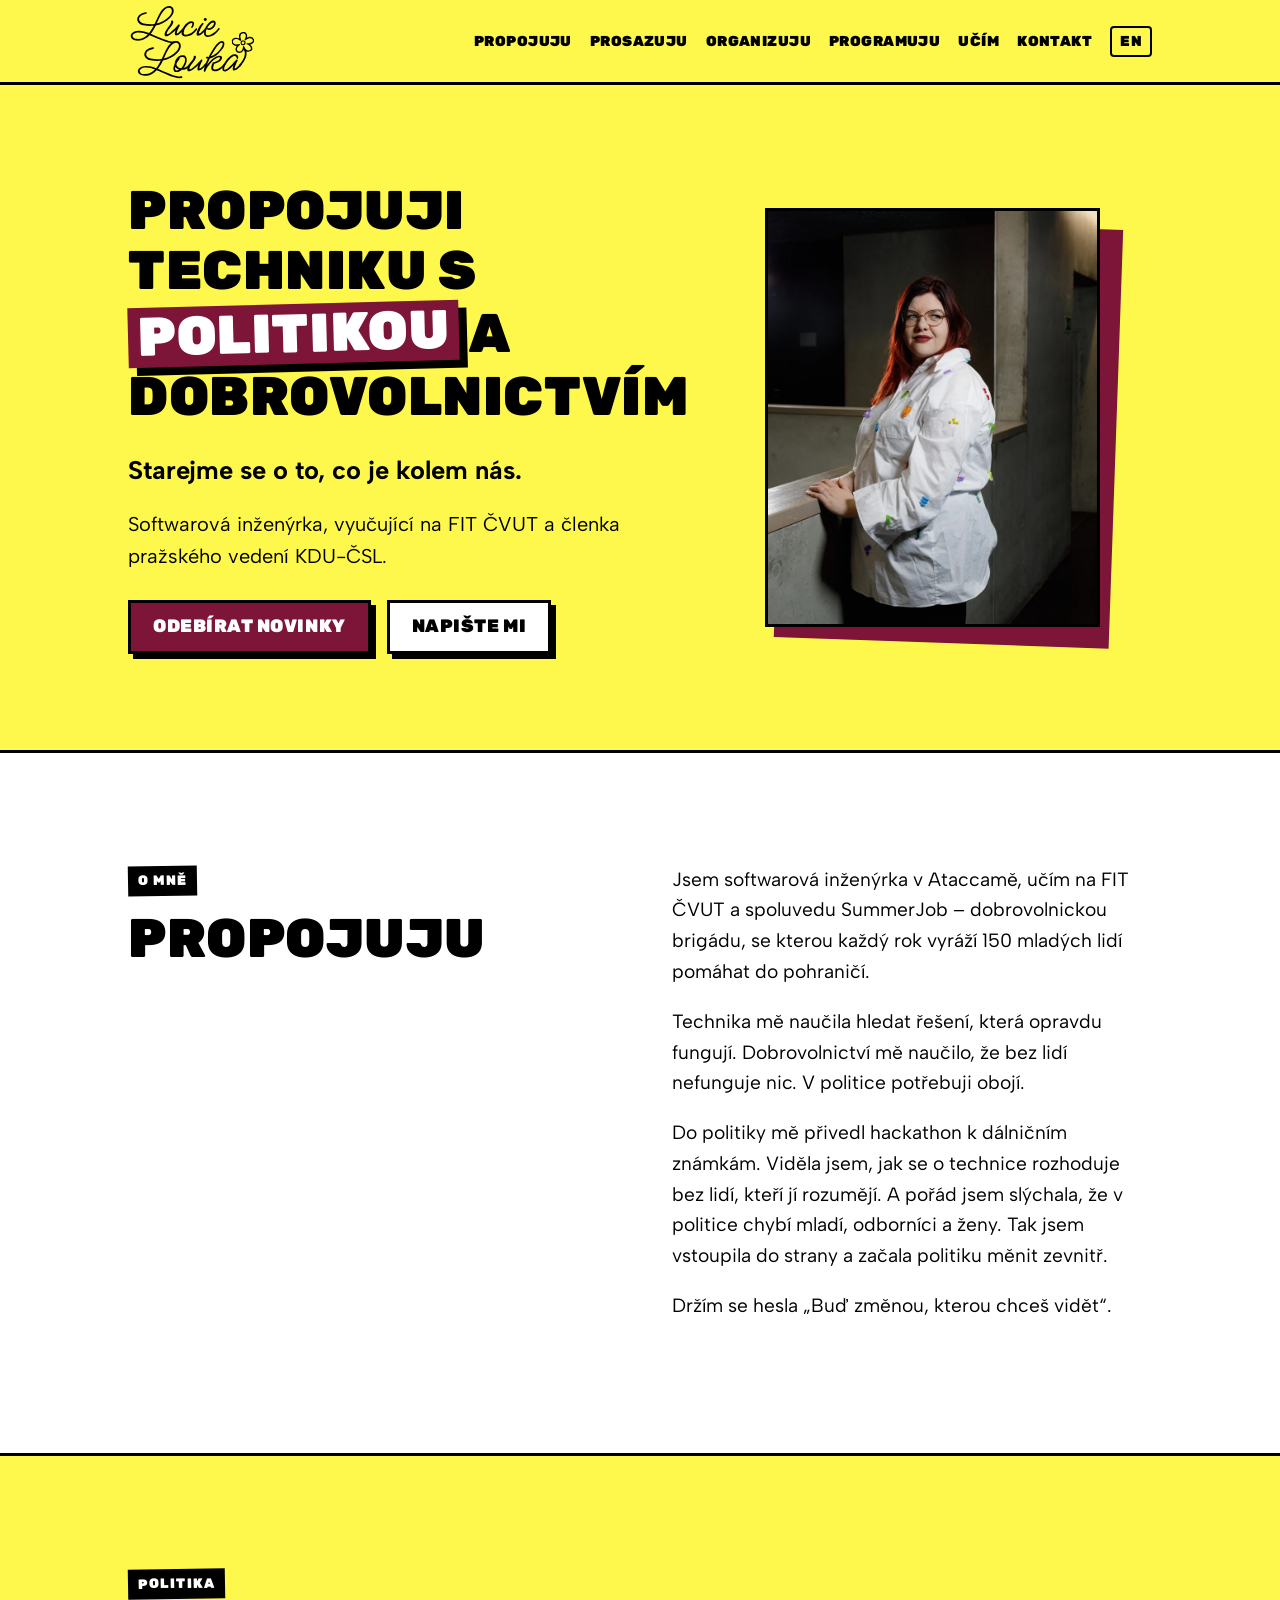
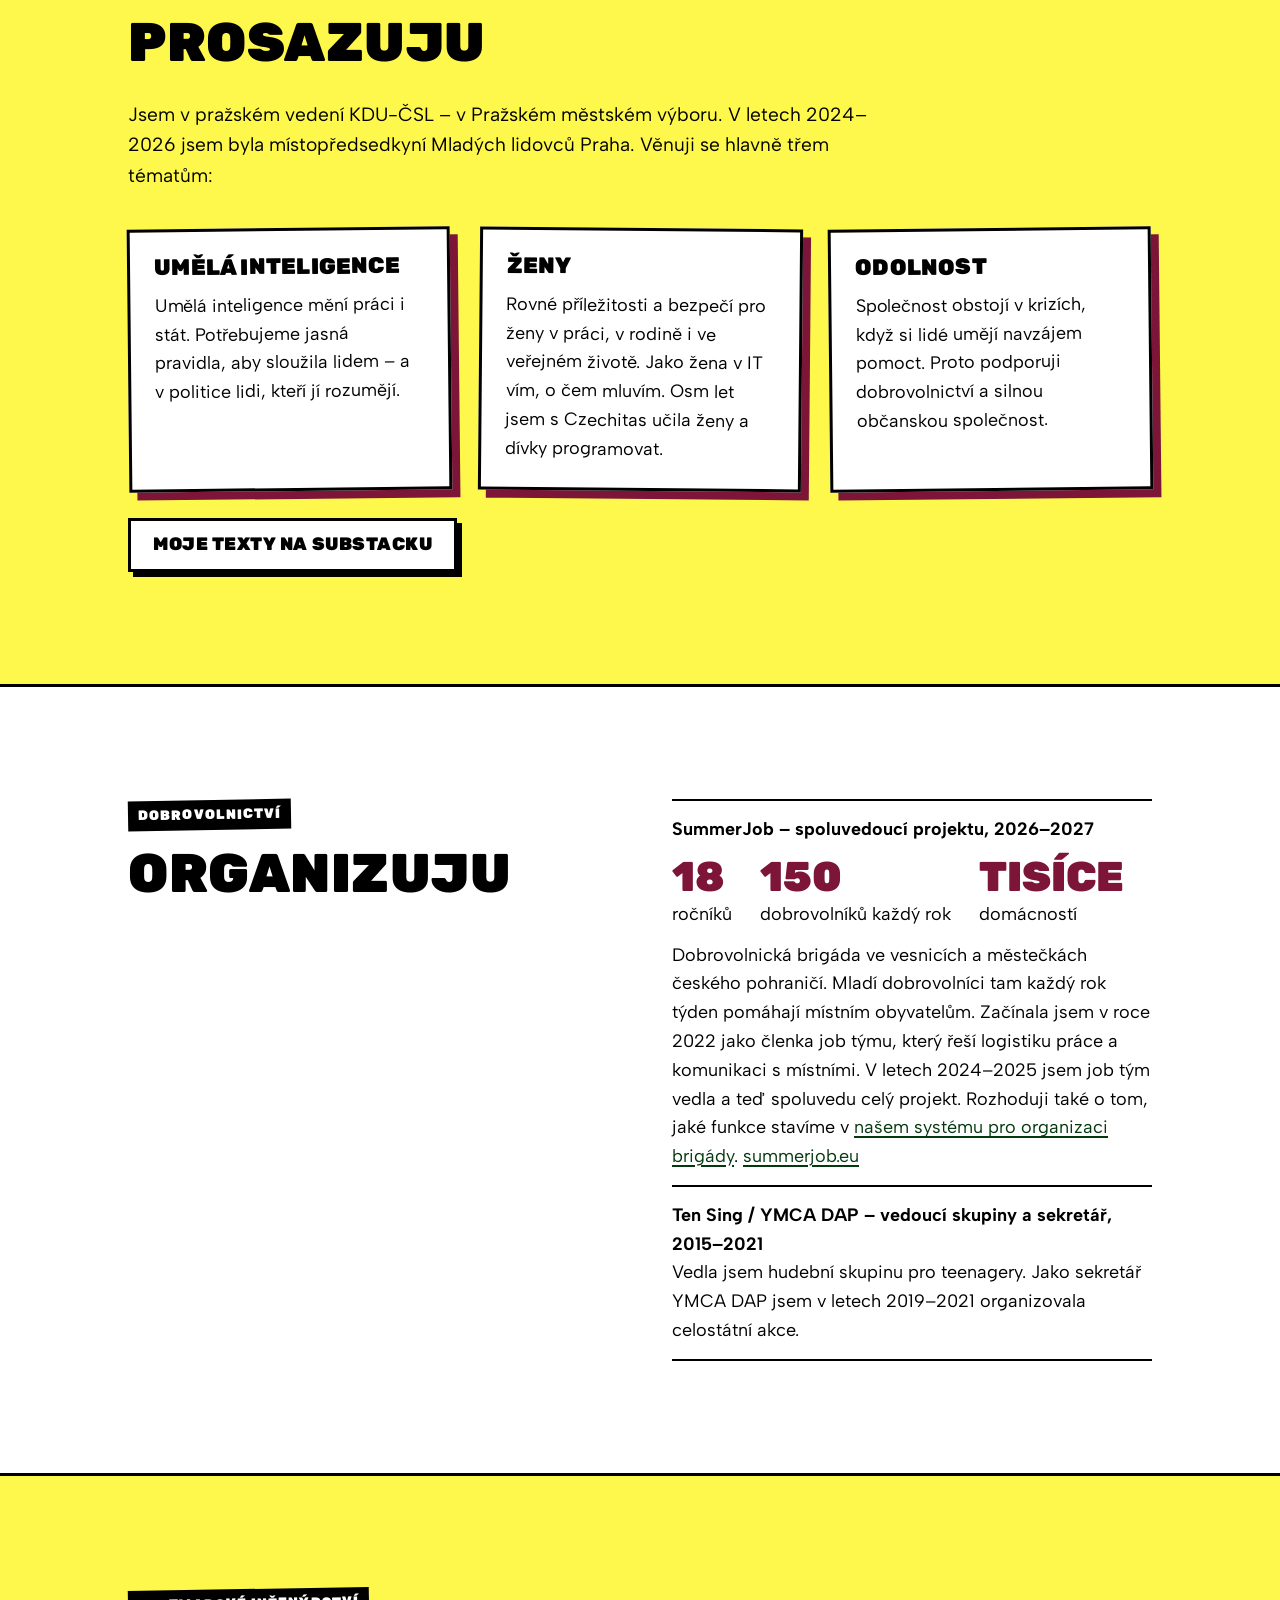
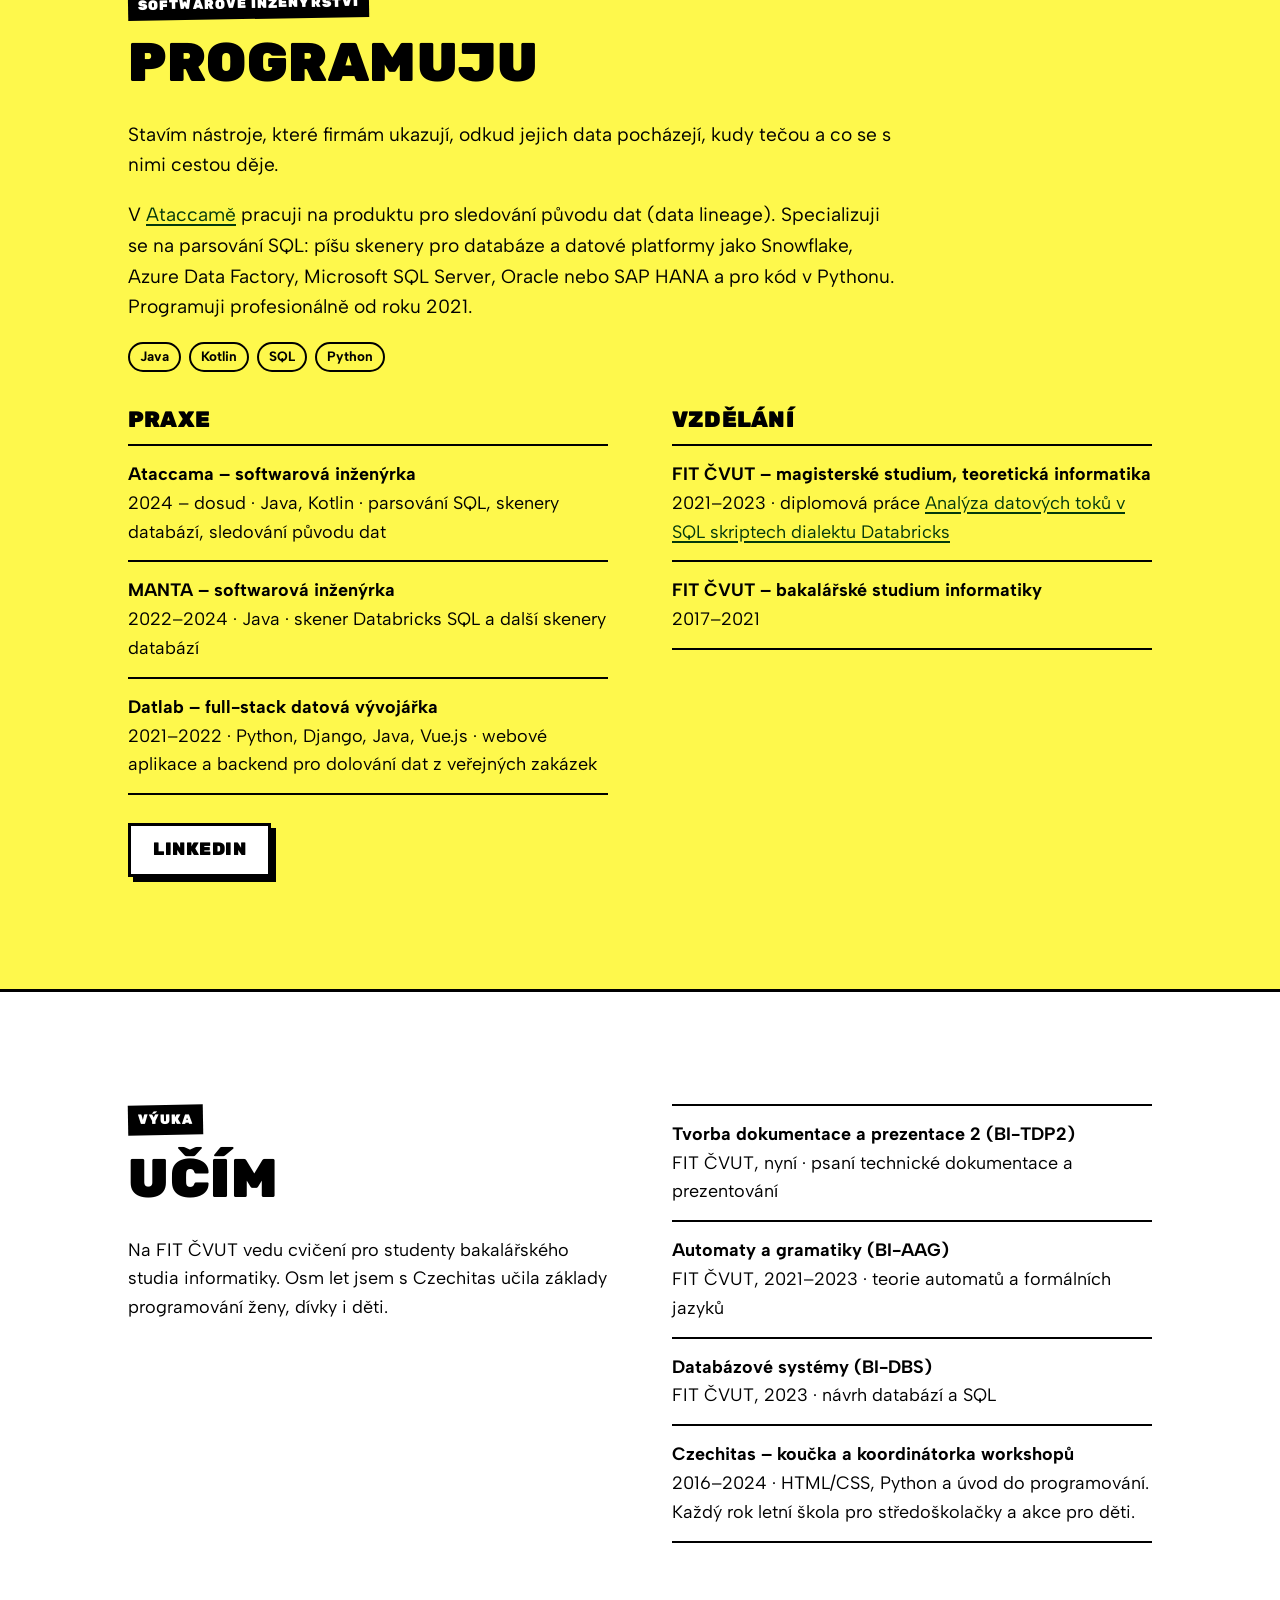
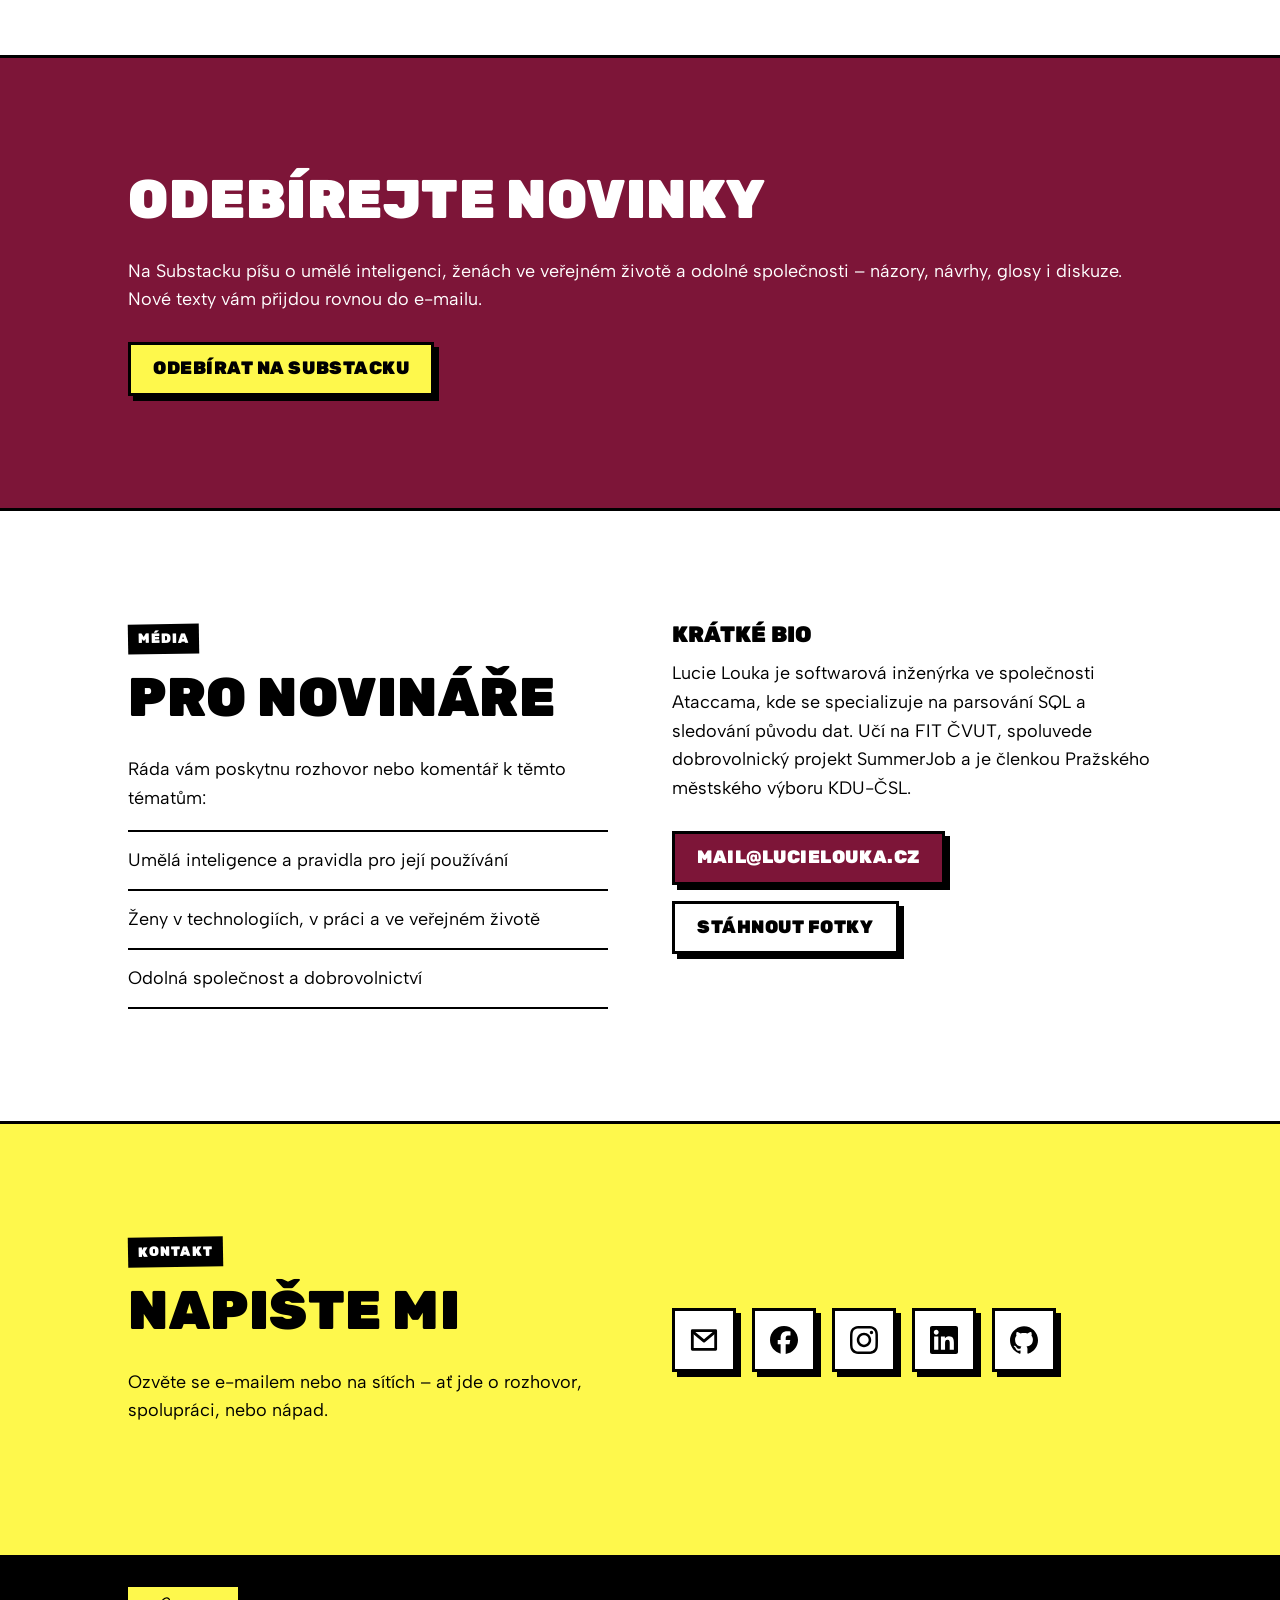
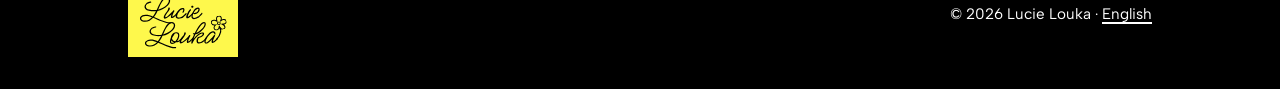
<file: index.html>
<!doctype html>
<html lang="cs">
<head>
  <meta charset="utf-8">
  <meta name="viewport" content="width=device-width, initial-scale=1">
  <title>Lucie Louka</title>
  <meta name="description" content="Lucie Louka – propojuji techniku s politikou a dobrovolnictvím. Softwarová inženýrka, cvičící na FIT ČVUT, spoluvede projekt SummerJob a je členkou pražského vedení KDU-ČSL.">
  <link rel="canonical" href="https://lucielouka.cz/">
  <meta property="og:url" content="https://lucielouka.cz/">
  <meta property="og:title" content="Lucie Louka">
  <meta property="og:description" content="Starejme se o to, co je kolem nás.">
  <meta property="og:type" content="website">
  <meta name="theme-color" content="#fef84c">
  <link rel="icon" href="assets/favicon.svg" type="image/svg+xml">
  <link rel="alternate" hreflang="cs" href="https://lucielouka.cz/">
  <link rel="alternate" hreflang="en" href="https://lucielouka.cz/en/">
  <link rel="preconnect" href="https://fonts.googleapis.com">
  <link rel="preconnect" href="https://fonts.gstatic.com" crossorigin>
  <link href="https://fonts.googleapis.com/css2?family=Albert+Sans:wght@400;700&family=Rubik:wght@900&display=swap" rel="stylesheet">
  <link rel="stylesheet" href="css/style.css">
</head>
<body>
  <a class="skip" href="#obsah">Přeskočit na obsah</a>

  <header class="site-header">
    <div class="wrap">
      <a class="brand" href="#" aria-label="Lucie Louka – úvod"><img src="assets/logo.svg" alt="Lucie Louka"></a>
      <nav class="nav" aria-label="Hlavní navigace">
        <a href="#propojuju">Propojuju</a>
        <a href="#prosazuju">Prosazuju</a>
        <a href="#organizuju">Organizuju</a>
        <a href="#programuju">Programuju</a>
        <a href="#ucim">Učím</a>
        <a href="#kontakt">Kontakt</a>
        <a class="lang" href="en/" hreflang="en" lang="en">EN</a>
      </nav>
    </div>
  </header>

  <main id="obsah">
    <!-- HERO -->
    <section class="hero" aria-labelledby="hero-title">
      <div class="wrap">
        <div>
          <h1 id="hero-title">Propojuji techniku s <span class="mark">politikou</span> a dobrovolnictvím</h1>
          <p class="sub">Starejme se o to, co je kolem nás.</p>
          <p class="lead">Softwarová inženýrka, vyučující na FIT ČVUT a členka pražského vedení KDU-ČSL.</p>
          <div class="actions">
            <a class="btn" href="#novinky">Odebírat novinky</a>
            <a class="btn alt" href="#kontakt">Napište mi</a>
          </div>
        </div>
        <div class="portrait">
          <img src="assets/lucie.webp" alt="Lucie Louka" width="800" height="1000">
        </div>
      </div>
    </section>

    <!-- PROPOJUJU -->
    <section id="propojuju" class="on-white" aria-labelledby="propojuju-title">
      <div class="wrap two-col">
        <div>
          <span class="kicker">O mně</span>
          <h2 id="propojuju-title">Propojuju</h2>
        </div>
        <div class="intro">
          <p>Jsem softwarová inženýrka v Ataccamě, učím na FIT ČVUT a spoluvedu SummerJob – dobrovolnickou brigádu, se kterou každý rok vyráží 150 mladých lidí pomáhat do pohraničí.</p>
          <p>Technika mě naučila hledat řešení, která opravdu fungují. Dobrovolnictví mě naučilo, že bez lidí nefunguje nic. V politice potřebuji obojí.</p>
          <p>Do politiky mě přivedl hackathon k dálničním známkám. Viděla jsem, jak se o technice rozhoduje bez lidí, kteří jí rozumějí. A pořád jsem slýchala, že v politice chybí mladí, odborníci a ženy. Tak jsem vstoupila do strany a začala politiku měnit zevnitř.</p>
          <p>Držím se hesla „Buď změnou, kterou chceš vidět“.</p>
        </div>
      </div>
    </section>

    <!-- PROSAZUJU -->
    <section id="prosazuju" class="on-yellow" aria-labelledby="prosazuju-title">
      <div class="wrap">
        <span class="kicker">Politika</span>
        <h2 id="prosazuju-title">Prosazuju</h2>
        <p class="intro">Jsem v pražském vedení KDU-ČSL – v Pražském městském výboru. V letech 2024–2026 jsem byla místopředsedkyní Mladých lidovců Praha. Věnuji se hlavně třem tématům:</p>

        <div class="cards">
          <article class="card">
            <h3>Umělá inteligence</h3>
            <p>Umělá inteligence mění práci i stát. Potřebujeme jasná pravidla, aby sloužila lidem – a v politice lidi, kteří jí rozumějí.</p>
          </article>
          <article class="card">
            <h3>Ženy</h3>
            <p>Rovné příležitosti a bezpečí pro ženy v práci, v rodině i ve veřejném životě. Jako žena v IT vím, o čem mluvím. Osm let jsem s Czechitas učila ženy a dívky programovat.</p>
          </article>
          <article class="card">
            <h3>Odolnost</h3>
            <p>Společnost obstojí v krizích, když si lidé umějí navzájem pomoct. Proto podporuji dobrovolnictví a silnou občanskou společnost.</p>
          </article>
        </div>

        <div class="actions">
          <a class="btn alt" href="https://substack.com/@lucielouka">Moje texty na Substacku</a>
        </div>
      </div>
    </section>

    <!-- ORGANIZUJU -->
    <section id="organizuju" class="on-white" aria-labelledby="organizuju-title">
      <div class="wrap two-col">
        <div>
          <span class="kicker">Dobrovolnictví</span>
          <h2 id="organizuju-title">Organizuju</h2>
        </div>
        <ul class="list-plain">
          <li>
            <strong>SummerJob – spoluvedoucí projektu, 2026–2027</strong>
            <span class="stats">
              <span><b>18</b> ročníků</span>
              <span><b>150</b> dobrovolníků každý rok</span>
              <span><b>tisíce</b> domácností</span>
            </span>
            Dobrovolnická brigáda ve vesnicích a městečkách českého pohraničí. Mladí dobrovolníci tam každý rok týden pomáhají místním obyvatelům. Začínala jsem v roce 2022 jako členka job týmu, který řeší logistiku práce a komunikaci s místními. V letech 2024–2025 jsem job tým vedla a teď spoluvedu celý projekt. Rozhoduji také o tom, jaké funkce stavíme v <a href="https://github.com/ladal1/summerjob">našem systému pro organizaci brigády</a>.
            <a href="https://summerjob.eu">summerjob.eu</a>
          </li>
          <li>
            <strong>Ten Sing / YMCA DAP – vedoucí skupiny a sekretář, 2015–2021</strong>
            Vedla jsem hudební skupinu pro teenagery. Jako sekretář YMCA DAP jsem v letech 2019–2021 organizovala celostátní akce.
          </li>
        </ul>
      </div>
    </section>

    <!-- PROGRAMUJU -->
    <section id="programuju" class="on-yellow" aria-labelledby="programuju-title">
      <div class="wrap">
        <span class="kicker">Softwarové inženýrství</span>
        <h2 id="programuju-title">Programuju</h2>
        <div class="intro">
          <p>Stavím nástroje, které firmám ukazují, odkud jejich data pocházejí, kudy tečou a co se s nimi cestou děje.</p>
          <p>V <a href="https://www.ataccama.com">Ataccamě</a> pracuji na produktu pro sledování původu dat (data lineage). Specializuji se na parsování SQL: píšu skenery pro databáze a datové platformy jako Snowflake, Azure Data Factory, Microsoft SQL Server, Oracle nebo SAP HANA a pro kód v Pythonu. Programuji profesionálně od roku 2021.</p>
        </div>

        <ul class="tags" aria-label="Technologie">
          <li>Java</li><li>Kotlin</li><li>SQL</li><li>Python</li>
        </ul>

        <div class="two-col" style="margin-top: 36px">
          <div>
            <h3>Praxe</h3>
            <ul class="list-plain">
              <li><strong>Ataccama – softwarová inženýrka</strong> 2024 – dosud · Java, Kotlin · parsování SQL, skenery databází, sledování původu dat</li>
              <li><strong>MANTA – softwarová inženýrka</strong> 2022–2024 · Java · skener Databricks SQL a další skenery databází</li>
              <li><strong>Datlab – full-stack datová vývojářka</strong> 2021–2022 · Python, Django, Java, Vue.js · webové aplikace a backend pro dolování dat z veřejných zakázek</li>
            </ul>
          </div>
          <div>
            <h3>Vzdělání</h3>
            <ul class="list-plain">
              <li><strong>FIT ČVUT – magisterské studium, teoretická informatika</strong> 2021–2023 · diplomová práce <a href="https://dspace.cvut.cz/entities/publication/f980c338-d063-4424-8b70-73156ff9e29b">Analýza datových toků v SQL skriptech dialektu Databricks</a></li>
              <li><strong>FIT ČVUT – bakalářské studium informatiky</strong> 2017–2021</li>
            </ul>
          </div>
        </div>

        <div class="actions">
          <a class="btn alt" href="https://www.linkedin.com/in/lucieaprochazkova/">LinkedIn</a>
        </div>
      </div>
    </section>

    <!-- UČÍM -->
    <section id="ucim" class="on-white" aria-labelledby="ucim-title">
      <div class="wrap two-col">
        <div>
          <span class="kicker">Výuka</span>
          <h2 id="ucim-title">Učím</h2>
          <p>Na FIT ČVUT vedu cvičení pro studenty bakalářského studia informatiky. Osm let jsem s Czechitas učila základy programování ženy, dívky i děti.</p>
        </div>
        <ul class="list-plain">
          <li><strong>Tvorba dokumentace a prezentace 2 (BI-TDP2)</strong> FIT ČVUT, nyní · psaní technické dokumentace a prezentování</li>
          <li><strong>Automaty a gramatiky (BI-AAG)</strong> FIT ČVUT, 2021–2023 · teorie automatů a formálních jazyků</li>
          <li><strong>Databázové systémy (BI-DBS)</strong> FIT ČVUT, 2023 · návrh databází a SQL</li>
          <li><strong>Czechitas – koučka a koordinátorka workshopů</strong> 2016–2024 · HTML/CSS, Python a úvod do programování. Každý rok letní škola pro středoškolačky a akce pro děti.</li>
        </ul>
      </div>
    </section>

    <!-- NOVINKY -->
    <section id="novinky" class="on-wine" aria-labelledby="novinky-title">
      <div class="wrap">
        <h2 id="novinky-title">Odebírejte novinky</h2>
        <p>Na Substacku píšu o umělé inteligenci, ženách ve veřejném životě a odolné společnosti – názory, návrhy, glosy i diskuze. Nové texty vám přijdou rovnou do e-mailu.</p>
        <div class="actions">
          <a class="btn" href="https://substack.com/@lucielouka">Odebírat na Substacku</a>
        </div>
      </div>
    </section>

    <!-- MÉDIA -->
    <section id="media" class="on-white" aria-labelledby="media-title">
      <div class="wrap two-col">
        <div>
          <span class="kicker">Média</span>
          <h2 id="media-title">Pro novináře</h2>
          <p>Ráda vám poskytnu rozhovor nebo komentář k těmto tématům:</p>
          <ul class="list-plain">
            <li>Umělá inteligence a pravidla pro její používání</li>
            <li>Ženy v technologiích, v práci a ve veřejném životě</li>
            <li>Odolná společnost a dobrovolnictví</li>
          </ul>
        </div>
        <div>
          <h3>Krátké bio</h3>
          <p>Lucie Louka je softwarová inženýrka ve společnosti Ataccama, kde se specializuje na parsování SQL a sledování původu dat. Učí na FIT ČVUT, spoluvede dobrovolnický projekt SummerJob a je členkou Pražského městského výboru KDU-ČSL.</p>
          <div class="actions">
            <a class="btn" href="mailto:mail@lucielouka.cz">mail@lucielouka.cz</a>
            <a class="btn alt" href="assets/lucie_louka_foto.zip" download="lucie-louka-foto.zip">Stáhnout fotky</a>
          </div>
        </div>
      </div>
    </section>

    <!-- KONTAKT -->
    <section id="kontakt" class="on-yellow" aria-labelledby="kontakt-title">
      <div class="wrap two-col">
        <div>
          <span class="kicker">Kontakt</span>
          <h2 id="kontakt-title">Napište mi</h2>
          <p>Ozvěte se e-mailem nebo na sítích – ať jde o rozhovor, spolupráci, nebo nápad.</p>
        </div>
        <ul class="contact-links">
          <li><a href="mailto:mail@lucielouka.cz" aria-label="E-mail: mail@lucielouka.cz" title="mail@lucielouka.cz"><svg viewBox="0 0 24 24" aria-hidden="true" focusable="false"><path d="M2 4h20v16H2z" fill="none" stroke="currentColor" stroke-width="2.4" stroke-linejoin="round"/><path d="m2.5 5 9.5 8 9.5-8" fill="none" stroke="currentColor" stroke-width="2.4" stroke-linejoin="round"/></svg></a></li>
          <li><a href="https://www.facebook.com/profile.php?id=61590226725600" aria-label="Facebook" title="Facebook"><svg viewBox="0 0 24 24" aria-hidden="true" focusable="false"><path d="M9.101 23.691v-7.98H6.627v-3.667h2.474v-1.58c0-4.085 1.848-5.978 5.858-5.978.401 0 .955.042 1.468.103a8.68 8.68 0 0 1 1.141.195v3.325a8.623 8.623 0 0 0-.653-.036 26.805 26.805 0 0 0-.733-.009c-.707 0-1.259.096-1.675.309a1.686 1.686 0 0 0-.679.622c-.258.42-.374.995-.374 1.752v1.297h3.919l-.386 2.103-.287 1.564h-3.246v8.245C19.396 23.238 24 18.179 24 12.044c0-6.627-5.373-12-12-12s-12 5.373-12 12c0 5.628 3.874 10.35 9.101 11.647Z"/></svg></a></li>
          <li><a href="https://www.instagram.com/lucie.louka/" aria-label="Instagram" title="Instagram"><svg viewBox="0 0 24 24" aria-hidden="true" focusable="false"><path d="M12 0C8.74 0 8.333.015 7.053.072 5.775.132 4.905.333 4.14.63c-.789.306-1.459.717-2.126 1.384S.935 3.35.63 4.14C.333 4.905.131 5.775.072 7.053.012 8.333 0 8.74 0 12s.015 3.667.072 4.947c.06 1.277.261 2.148.558 2.913.306.788.717 1.459 1.384 2.126.667.666 1.336 1.079 2.126 1.384.766.296 1.636.499 2.913.558C8.333 23.988 8.74 24 12 24s3.667-.015 4.947-.072c1.277-.06 2.148-.262 2.913-.558.788-.306 1.459-.718 2.126-1.384.666-.667 1.079-1.335 1.384-2.126.296-.765.499-1.636.558-2.913.06-1.28.072-1.687.072-4.947s-.015-3.667-.072-4.947c-.06-1.277-.262-2.149-.558-2.913-.306-.789-.718-1.459-1.384-2.126C21.319 1.347 20.651.935 19.86.63c-.765-.297-1.636-.499-2.913-.558C15.667.012 15.26 0 12 0zm0 2.16c3.203 0 3.585.016 4.85.071 1.17.055 1.805.249 2.227.415.562.217.96.477 1.382.896.419.42.679.819.896 1.381.164.422.36 1.057.413 2.227.057 1.266.07 1.646.07 4.85s-.015 3.585-.074 4.85c-.061 1.17-.256 1.805-.421 2.227-.224.562-.479.96-.899 1.382-.419.419-.824.679-1.38.896-.42.164-1.065.36-2.235.413-1.274.057-1.649.07-4.859.07-3.211 0-3.586-.015-4.859-.074-1.171-.061-1.816-.256-2.236-.421-.569-.224-.96-.479-1.379-.899-.421-.419-.69-.824-.9-1.38-.165-.42-.359-1.065-.42-2.235-.045-1.26-.061-1.649-.061-4.844 0-3.196.016-3.586.061-4.861.061-1.17.255-1.814.42-2.234.21-.57.479-.96.9-1.381.419-.419.81-.689 1.379-.898.42-.166 1.051-.361 2.221-.421 1.275-.045 1.65-.06 4.859-.06l.045.03zm0 3.678c-3.405 0-6.162 2.76-6.162 6.162 0 3.405 2.76 6.162 6.162 6.162 3.405 0 6.162-2.76 6.162-6.162 0-3.405-2.76-6.162-6.162-6.162zM12 16c-2.21 0-4-1.79-4-4s1.79-4 4-4 4 1.79 4 4-1.79 4-4 4zm7.846-10.405c0 .795-.646 1.44-1.44 1.44-.795 0-1.44-.646-1.44-1.44 0-.794.646-1.439 1.44-1.439.793-.001 1.44.645 1.44 1.439z"/></svg></a></li>
          <li><a href="https://www.linkedin.com/in/lucieaprochazkova/" aria-label="LinkedIn" title="LinkedIn"><svg viewBox="0 0 24 24" aria-hidden="true" focusable="false"><path d="M20.447 20.452h-3.554v-5.569c0-1.328-.027-3.037-1.852-3.037-1.853 0-2.136 1.445-2.136 2.939v5.667H9.351V9h3.414v1.561h.046c.477-.9 1.637-1.85 3.37-1.85 3.601 0 4.267 2.37 4.267 5.455v6.286zM5.337 7.433c-1.144 0-2.063-.926-2.063-2.065 0-1.138.92-2.063 2.063-2.063 1.14 0 2.064.925 2.064 2.063 0 1.139-.925 2.065-2.064 2.065zm1.782 13.019H3.555V9h3.564v11.452zM22.225 0H1.771C.792 0 0 .774 0 1.729v20.542C0 23.227.792 24 1.771 24h20.451C23.2 24 24 23.227 24 22.271V1.729C24 .774 23.2 0 22.222 0h.003z"/></svg></a></li>
          <li><a href="https://github.com/LGAP98" aria-label="GitHub" title="GitHub"><svg viewBox="0 0 24 24" aria-hidden="true" focusable="false"><path d="M12 .297c-6.63 0-12 5.373-12 12 0 5.303 3.438 9.8 8.205 11.385.6.113.82-.258.82-.577 0-.285-.01-1.04-.015-2.04-3.338.724-4.042-1.61-4.042-1.61C4.422 18.07 3.633 17.7 3.633 17.7c-1.087-.744.084-.729.084-.729 1.205.084 1.838 1.236 1.838 1.236 1.07 1.835 2.809 1.305 3.495.998.108-.776.417-1.305.76-1.605-2.665-.3-5.466-1.332-5.466-5.93 0-1.31.465-2.38 1.235-3.22-.135-.303-.54-1.523.105-3.176 0 0 1.005-.322 3.3 1.23.96-.267 1.98-.399 3-.405 1.02.006 2.04.138 3 .405 2.28-1.552 3.285-1.23 3.285-1.23.645 1.653.24 2.873.12 3.176.765.84 1.23 1.91 1.23 3.22 0 4.61-2.805 5.625-5.475 5.92.42.36.81 1.096.81 2.22 0 1.606-.015 2.896-.015 3.286 0 .315.21.69.825.57C20.565 22.092 24 17.592 24 12.297c0-6.627-5.373-12-12-12"/></svg></a></li>
        </ul>
      </div>
    </section>
  </main>

  <footer class="site-footer">
    <div class="wrap">
      <img class="footer-logo" src="assets/logo.svg" alt="Lucie Louka">
      <p>© 2026 Lucie Louka · <a href="en/" hreflang="en" lang="en">English</a></p>
    </div>
  </footer>
</body>
</html>
</file>
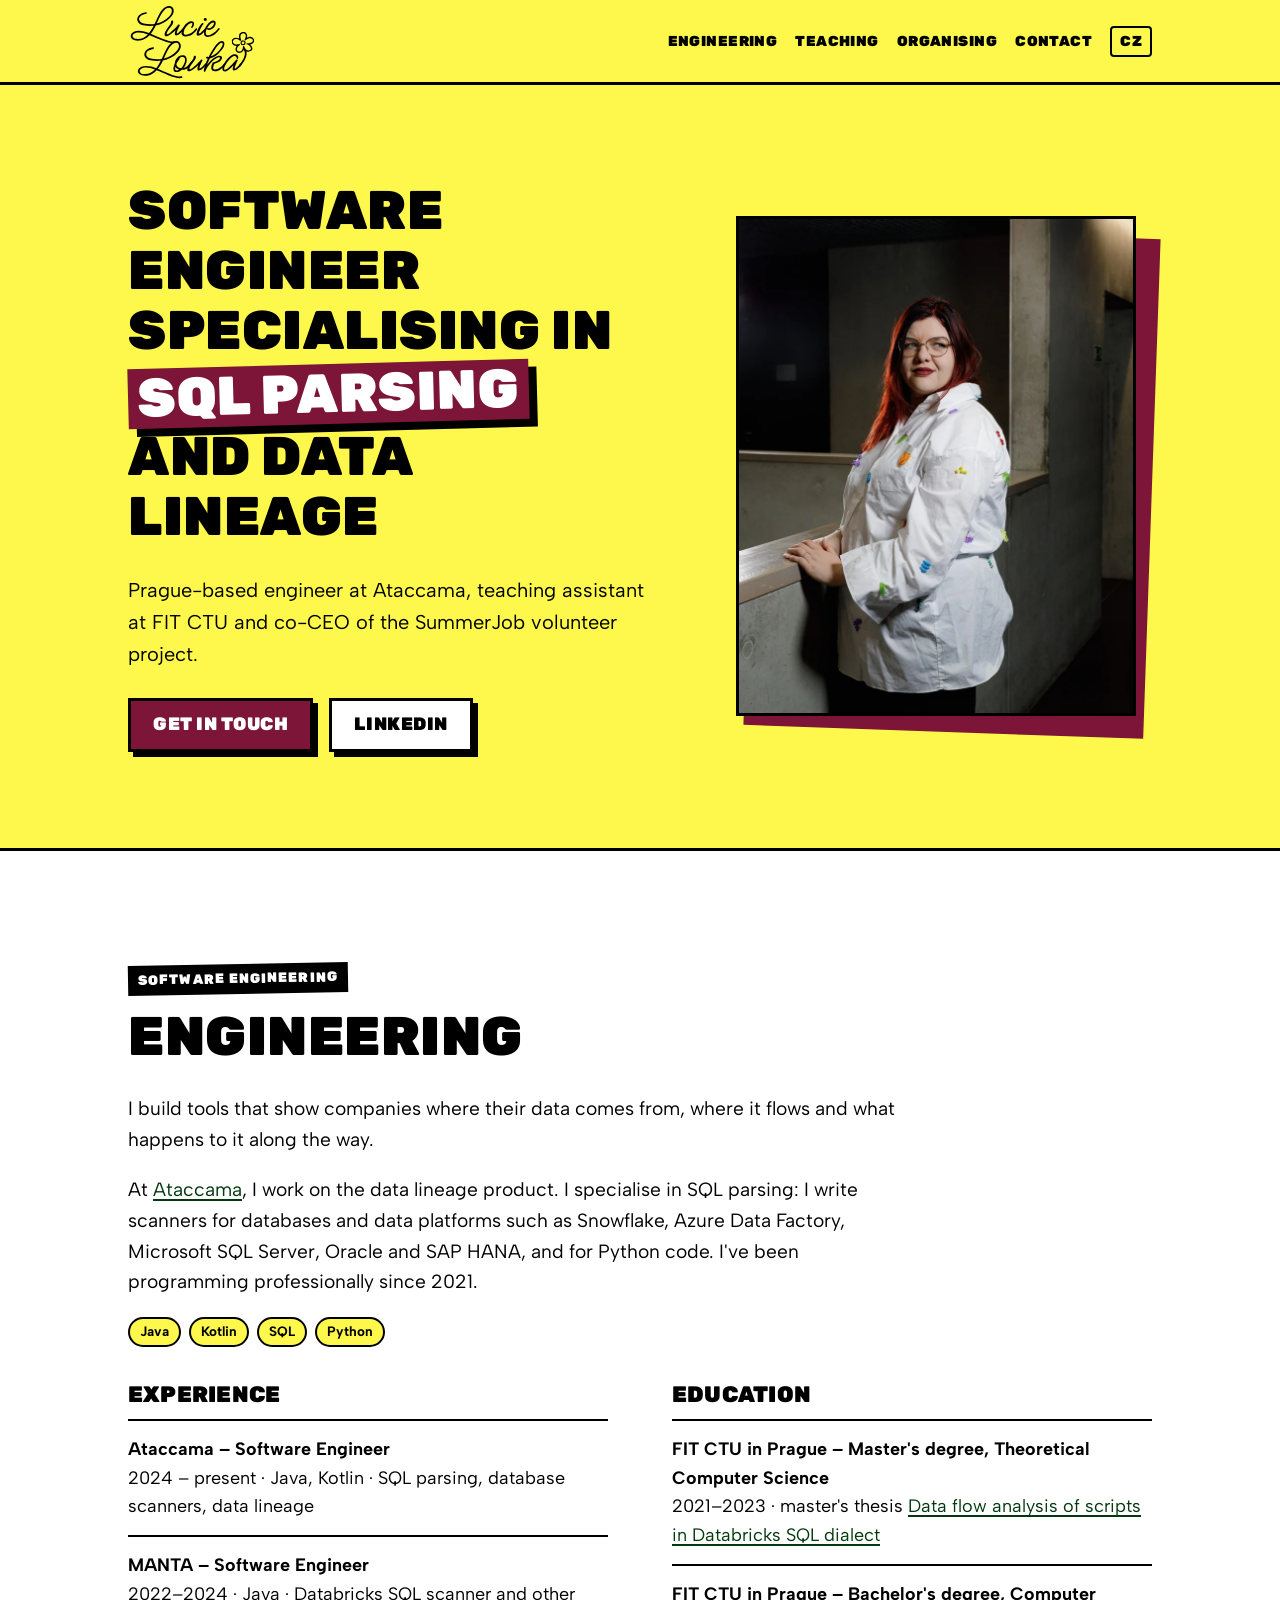
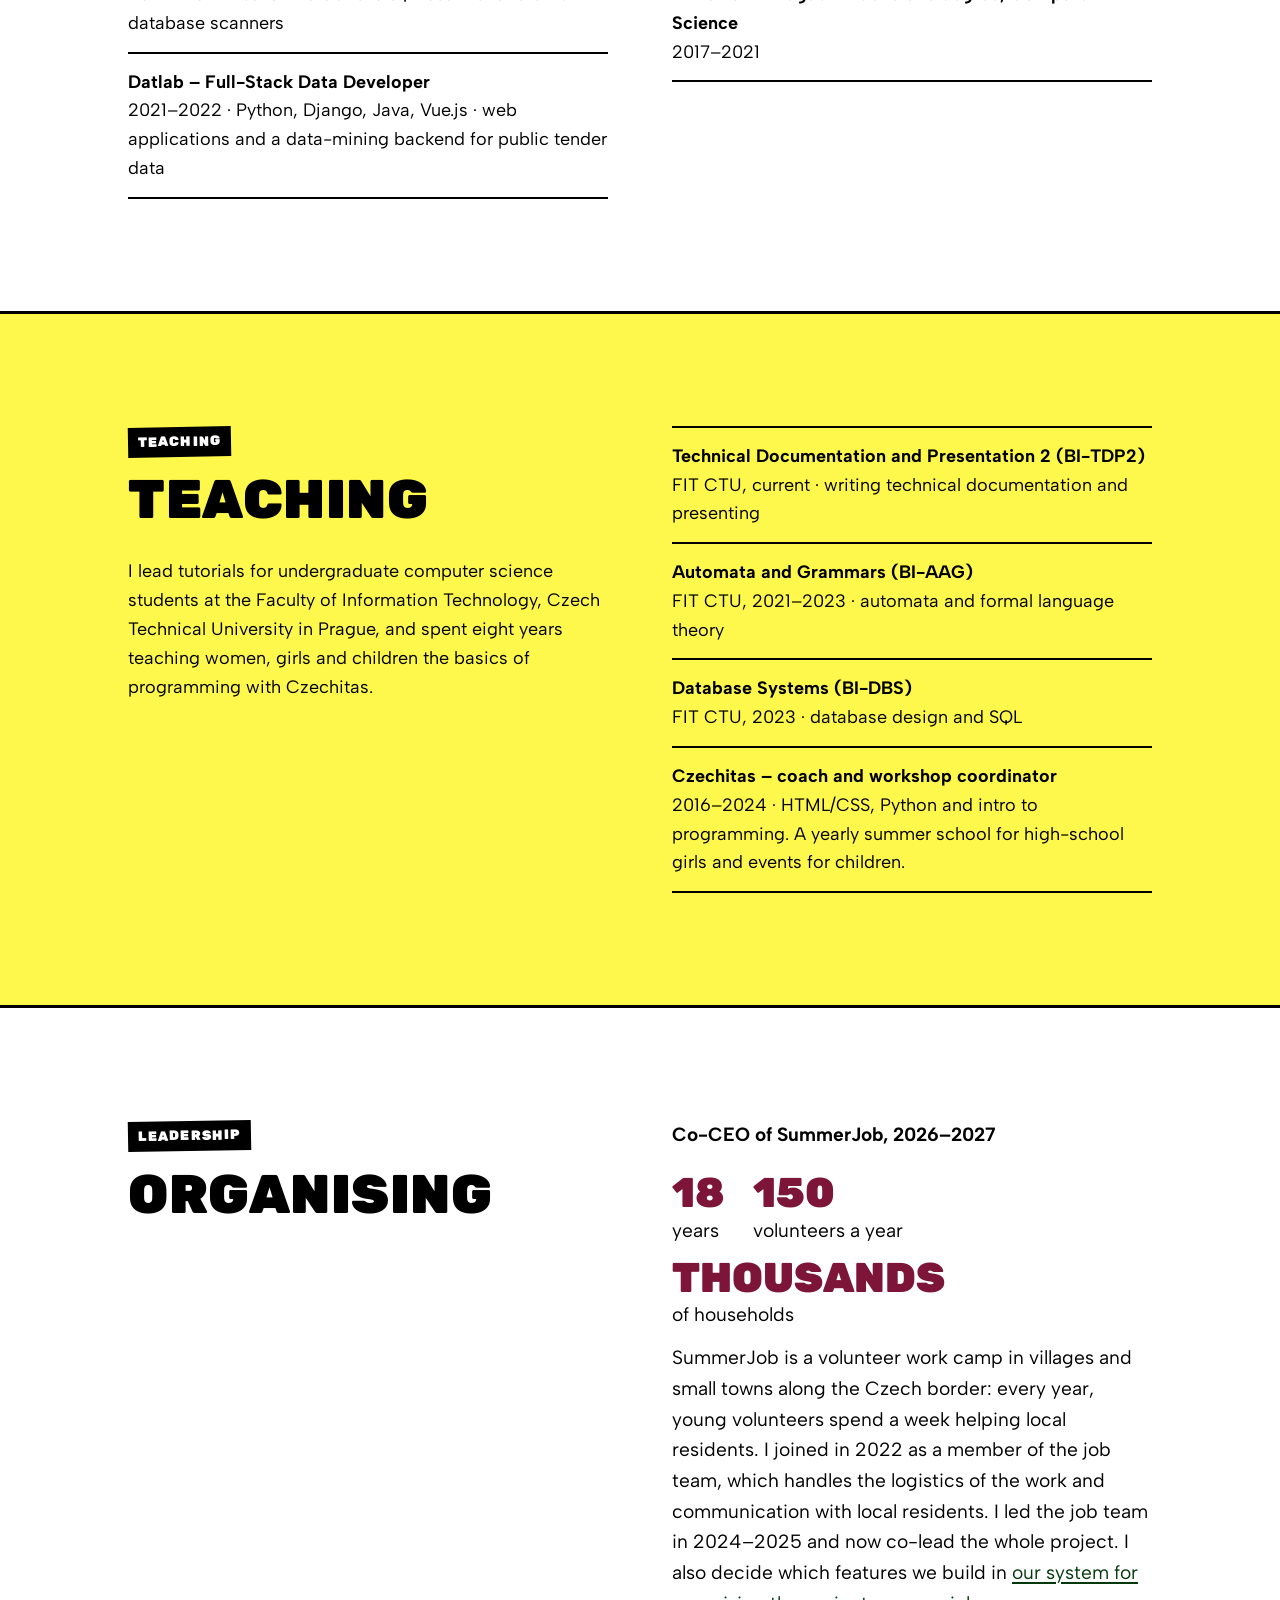
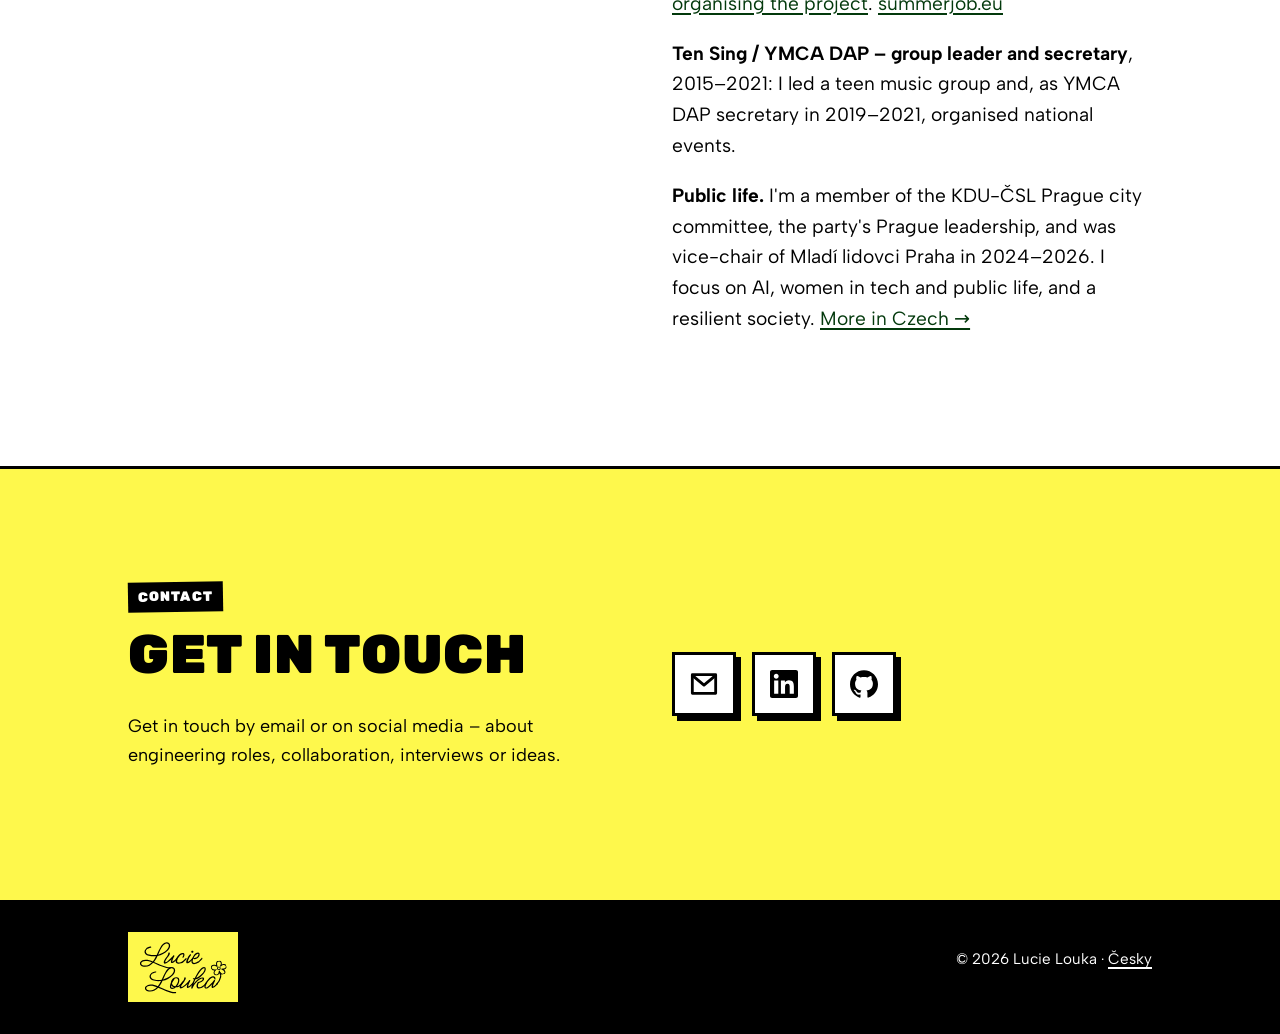
<file: en/index.html>
<!doctype html>
<html lang="en">
<head>
  <meta charset="utf-8">
  <meta name="viewport" content="width=device-width, initial-scale=1">
  <title>Lucie Louka</title>
  <meta name="description" content="Lucie Louka – software engineer at Ataccama, teaching assistant at FIT CTU and CEO of the SummerJob volunteer project.">
  <link rel="canonical" href="https://lucielouka.cz/en/">
  <meta property="og:url" content="https://lucielouka.cz/en/">
  <meta property="og:title" content="Lucie Louka">
  <meta property="og:description" content="Software engineer connecting tech, public life and volunteering.">
  <meta property="og:type" content="website">
  <meta name="theme-color" content="#fef84c">
  <link rel="icon" href="../assets/favicon.svg" type="image/svg+xml">
  <link rel="alternate" hreflang="cs" href="https://lucielouka.cz/">
  <link rel="alternate" hreflang="en" href="https://lucielouka.cz/en/">
  <link rel="preconnect" href="https://fonts.googleapis.com">
  <link rel="preconnect" href="https://fonts.gstatic.com" crossorigin>
  <link href="https://fonts.googleapis.com/css2?family=Albert+Sans:wght@400;700&family=Rubik:wght@900&display=swap" rel="stylesheet">
  <link rel="stylesheet" href="../css/style.css">
</head>
<body>
  <a class="skip" href="#content">Skip to content</a>

  <header class="site-header">
    <div class="wrap">
      <a class="brand" href="#" aria-label="Lucie Louka – home"><img src="../assets/logo.svg" alt="Lucie Louka"></a>
      <nav class="nav" aria-label="Main navigation">
        <a href="#engineering">Engineering</a>
        <a href="#teaching">Teaching</a>
        <a href="#organising">Organising</a>
        <a href="#contact">Contact</a>
        <a class="lang" href="../" hreflang="cs" lang="cs">CZ</a>
      </nav>
    </div>
  </header>

  <main id="content">
    <section class="hero" aria-labelledby="hero-title">
      <div class="wrap">
        <div>
          <h1 id="hero-title">Software engineer specialising in <span class="mark">SQL parsing</span> and data lineage</h1>
          <p class="lead">Prague-based engineer at Ataccama, teaching assistant at FIT CTU and co-CEO of the SummerJob volunteer project.</p>
          <div class="actions">
            <a class="btn" href="#contact">Get in touch</a>
            <a class="btn alt" href="https://www.linkedin.com/in/lucieaprochazkova/">LinkedIn</a>
          </div>
        </div>
        <div class="portrait">
          <img src="../assets/lucie.webp" alt="Lucie Louka" width="800" height="1000">
        </div>
      </div>
    </section>

    <section id="engineering" class="on-white" aria-labelledby="engineering-title">
      <div class="wrap">
        <span class="kicker">Software engineering</span>
        <h2 id="engineering-title">Engineering</h2>
        <div class="intro">
          <p>I build tools that show companies where their data comes from, where it flows and what happens to it along the way.</p>
          <p>At <a href="https://www.ataccama.com">Ataccama</a>, I work on the data lineage product. I specialise in SQL parsing: I write scanners for databases and data platforms such as Snowflake, Azure Data Factory, Microsoft SQL Server, Oracle and SAP HANA, and for Python code. I've been programming professionally since 2021.</p>
        </div>
        <ul class="tags" aria-label="Technologies">
          <li>Java</li><li>Kotlin</li><li>SQL</li><li>Python</li>
        </ul>
        <div class="two-col" style="margin-top: 36px">
          <div>
            <h3>Experience</h3>
            <ul class="list-plain">
              <li><strong>Ataccama – Software Engineer</strong> 2024 – present · Java, Kotlin · SQL parsing, database scanners, data lineage</li>
              <li><strong>MANTA – Software Engineer</strong> 2022–2024 · Java · Databricks SQL scanner and other database scanners</li>
              <li><strong>Datlab – Full-Stack Data Developer</strong> 2021–2022 · Python, Django, Java, Vue.js · web applications and a data-mining backend for public tender data</li>
            </ul>
          </div>
          <div>
            <h3>Education</h3>
            <ul class="list-plain">
              <li><strong>FIT CTU in Prague – Master's degree, Theoretical Computer Science</strong> 2021–2023 · master's thesis <a href="https://dspace.cvut.cz/entities/publication/f980c338-d063-4424-8b70-73156ff9e29b">Data flow analysis of scripts in Databricks SQL dialect</a></li>
              <li><strong>FIT CTU in Prague – Bachelor's degree, Computer Science</strong> 2017–2021</li>
            </ul>
          </div>
        </div>
      </div>
    </section>

    <section id="teaching" class="on-yellow" aria-labelledby="teaching-title">
      <div class="wrap two-col">
        <div>
          <span class="kicker">Teaching</span>
          <h2 id="teaching-title">Teaching</h2>
          <p>I lead tutorials for undergraduate computer science students at the Faculty of Information Technology, Czech Technical University in Prague, and spent eight years teaching women, girls and children the basics of programming with Czechitas.</p>
        </div>
        <ul class="list-plain">
          <li><strong>Technical Documentation and Presentation 2 (BI-TDP2)</strong> FIT CTU, current · writing technical documentation and presenting</li>
          <li><strong>Automata and Grammars (BI-AAG)</strong> FIT CTU, 2021–2023 · automata and formal language theory</li>
          <li><strong>Database Systems (BI-DBS)</strong> FIT CTU, 2023 · database design and SQL</li>
          <li><strong>Czechitas – coach and workshop coordinator</strong> 2016–2024 · HTML/CSS, Python and intro to programming. A yearly summer school for high-school girls and events for children.</li>
        </ul>
      </div>
    </section>

    <section id="organising" class="on-white" aria-labelledby="organising-title">
      <div class="wrap two-col">
        <div>
          <span class="kicker">Leadership</span>
          <h2 id="organising-title">Organising</h2>
        </div>
        <div class="intro">
          <p><strong>Co-CEO of SummerJob, 2026–2027</strong></p>
          <p class="stats"><span><b>18</b> years</span><span><b>150</b> volunteers a year</span><span><b>thousands</b> of households</span></p>
          <p>SummerJob is a volunteer work camp in villages and small towns along the Czech border: every year, young volunteers spend a week helping local residents. I joined in 2022 as a member of the job team, which handles the logistics of the work and communication with local residents. I led the job team in 2024–2025 and now co-lead the whole project. I also decide which features we build in <a href="https://github.com/ladal1/summerjob">our system for organising the project</a>. <a href="https://summerjob.eu">summerjob.eu</a></p>
          <p><strong>Ten Sing / YMCA DAP – group leader and secretary</strong>, 2015–2021: I led a teen music group and, as YMCA DAP secretary in 2019–2021, organised national events.</p>
          <p><strong>Public life.</strong> I'm a member of the KDU-ČSL Prague city committee, the party's Prague leadership, and was vice-chair of Mladí lidovci Praha in 2024–2026. I focus on AI, women in tech and public life, and a resilient society. <a href="../" hreflang="cs" lang="cs">More in Czech →</a></p>
        </div>
      </div>
    </section>

    <section id="contact" class="on-yellow" aria-labelledby="contact-title">
      <div class="wrap two-col">
        <div>
          <span class="kicker">Contact</span>
          <h2 id="contact-title">Get in touch</h2>
          <p>Get in touch by email or on social media – about engineering roles, collaboration, interviews or ideas.</p>
        </div>
        <ul class="contact-links">
          <li><a href="mailto:mail@lucielouka.cz" aria-label="Email: mail@lucielouka.cz" title="mail@lucielouka.cz"><svg viewBox="0 0 24 24" aria-hidden="true" focusable="false"><path d="M2 4h20v16H2z" fill="none" stroke="currentColor" stroke-width="2.4" stroke-linejoin="round"/><path d="m2.5 5 9.5 8 9.5-8" fill="none" stroke="currentColor" stroke-width="2.4" stroke-linejoin="round"/></svg></a></li>
          <li><a href="https://www.linkedin.com/in/lucieaprochazkova/" aria-label="LinkedIn" title="LinkedIn"><svg viewBox="0 0 24 24" aria-hidden="true" focusable="false"><path d="M20.447 20.452h-3.554v-5.569c0-1.328-.027-3.037-1.852-3.037-1.853 0-2.136 1.445-2.136 2.939v5.667H9.351V9h3.414v1.561h.046c.477-.9 1.637-1.85 3.37-1.85 3.601 0 4.267 2.37 4.267 5.455v6.286zM5.337 7.433c-1.144 0-2.063-.926-2.063-2.065 0-1.138.92-2.063 2.063-2.063 1.14 0 2.064.925 2.064 2.063 0 1.139-.925 2.065-2.064 2.065zm1.782 13.019H3.555V9h3.564v11.452zM22.225 0H1.771C.792 0 0 .774 0 1.729v20.542C0 23.227.792 24 1.771 24h20.451C23.2 24 24 23.227 24 22.271V1.729C24 .774 23.2 0 22.222 0h.003z"/></svg></a></li>
          <li><a href="https://github.com/LGAP98" aria-label="GitHub" title="GitHub"><svg viewBox="0 0 24 24" aria-hidden="true" focusable="false"><path d="M12 .297c-6.63 0-12 5.373-12 12 0 5.303 3.438 9.8 8.205 11.385.6.113.82-.258.82-.577 0-.285-.01-1.04-.015-2.04-3.338.724-4.042-1.61-4.042-1.61C4.422 18.07 3.633 17.7 3.633 17.7c-1.087-.744.084-.729.084-.729 1.205.084 1.838 1.236 1.838 1.236 1.07 1.835 2.809 1.305 3.495.998.108-.776.417-1.305.76-1.605-2.665-.3-5.466-1.332-5.466-5.93 0-1.31.465-2.38 1.235-3.22-.135-.303-.54-1.523.105-3.176 0 0 1.005-.322 3.3 1.23.96-.267 1.98-.399 3-.405 1.02.006 2.04.138 3 .405 2.28-1.552 3.285-1.23 3.285-1.23.645 1.653.24 2.873.12 3.176.765.84 1.23 1.91 1.23 3.22 0 4.61-2.805 5.625-5.475 5.92.42.36.81 1.096.81 2.22 0 1.606-.015 2.896-.015 3.286 0 .315.21.69.825.57C20.565 22.092 24 17.592 24 12.297c0-6.627-5.373-12-12-12"/></svg></a></li>
        </ul>
      </div>
    </section>
  </main>

  <footer class="site-footer">
    <div class="wrap">
      <img class="footer-logo" src="../assets/logo.svg" alt="Lucie Louka">
      <p>© 2026 Lucie Louka · <a href="../" hreflang="cs" lang="cs">Česky</a></p>
    </div>
  </footer>
</body>
</html>
</file>
<file: css/style.css>
/* Lucie Louka – brand tokens from the brand brief (Oct 13, 2026) */
:root {
  --yellow: #fef84c; /* main background, party yellow */
  --black: #000000;  /* logo and text */
  --white: #ffffff;  /* clean background */
  --green: #03390c;  /* small accent, links */
  --wine: #7d1538;   /* personal accent, buttons */

  --font-head: "Rubik", system-ui, sans-serif;
  --font-body: "Albert Sans", system-ui, sans-serif;

  --gutter: clamp(16px, 4vw, 48px);
  --max: 1120px;
  --offset: 8px; /* "offset color blocks" – the hand-made device */
}

*,
*::before,
*::after { box-sizing: border-box; }

html { scroll-behavior: smooth; }
@media (prefers-reduced-motion: reduce) {
  html { scroll-behavior: auto; }
  * { transition: none !important; }
}

body {
  margin: 0;
  background: var(--white);
  color: var(--black);
  font-family: var(--font-body);
  font-size: 1.125rem;
  line-height: 1.6;
}

img { max-width: 100%; height: auto; display: block; }

/* Headlines: Rubik Black, ALL CAPS, line height ≥ 1.05 so Czech accents
   (Ě, Š, Č, Ř, Ž, Ů …) don't crowd the line above. */
h1, h2, h3 {
  font-family: var(--font-head);
  font-weight: 900;
  text-transform: uppercase;
  line-height: 1.1;
  margin: 0 0 0.5em;
  letter-spacing: 0.01em;
}
h1 { font-size: clamp(2.4rem, 7vw, 5rem); }
h2 { font-size: clamp(2rem, 5vw, 3.4rem); }
h3 { font-size: clamp(1.15rem, 2vw, 1.4rem); }

p { margin: 0 0 1em; }

a { color: var(--green); text-underline-offset: 3px; text-decoration-thickness: 2px; }
a:hover { color: var(--wine); }
:focus-visible { outline: 3px solid var(--black); outline-offset: 3px; }

.wrap { max-width: var(--max); margin: 0 auto; padding: 0 var(--gutter); }

.skip {
  position: absolute; left: -9999px; top: 0;
  background: var(--black); color: var(--white); padding: 8px 12px; z-index: 100;
}
.skip:focus { left: 8px; top: 8px; }

/* ---------- Header ---------- */
.site-header {
  background: var(--yellow);
  border-bottom: 3px solid var(--black);
  position: sticky; top: 0; z-index: 10;
}
.site-header .wrap {
  display: flex; align-items: center; justify-content: space-between;
  gap: 16px; min-height: 64px; flex-wrap: wrap;
}
.brand img { width: 128px; }
.nav { display: flex; flex-wrap: wrap; gap: 4px 18px; align-items: center; }
.nav a {
  color: var(--black); text-decoration: none;
  font-family: var(--font-head); font-weight: 900; text-transform: uppercase;
  font-size: 0.9rem; letter-spacing: 0.03em;
}
.nav a:hover { color: var(--wine); }
.nav .lang {
  border: 2px solid var(--black); padding: 2px 8px; border-radius: 4px;
}
@media (max-width: 720px) {
  .site-header { position: static; }
  .site-header .wrap { padding-top: 10px; padding-bottom: 10px; }
  .nav { gap: 6px 14px; }
}

/* ---------- Hero ---------- */
.hero { background: var(--yellow); padding: clamp(40px, 8vw, 96px) 0; }
.hero h1 { font-size: clamp(2rem, 4.6vw, 3.4rem); }
.hero .wrap {
  display: grid; gap: clamp(24px, 5vw, 64px);
  grid-template-columns: 1.1fr 0.9fr; align-items: center;
}
@media (max-width: 820px) { .hero .wrap { grid-template-columns: 1fr; } }
.hero .lead { font-size: 1.25rem; max-width: 34em; }
.hero .sub {
  font-weight: 700; font-size: clamp(1.25rem, 2.4vw, 1.6rem); line-height: 1.3;
  margin: 0 0 0.8em;
}

/* Offset color block behind a headline word */
.mark {
  display: inline-block;
  background: var(--wine); color: var(--white);
  padding: 0 0.18em; margin: 0.06em 0;
  transform: rotate(-1.5deg);
  box-shadow: var(--offset) var(--offset) 0 var(--black);
}

.portrait {
  position: relative; aspect-ratio: 4 / 5; width: min(calc(100% - 24px), 400px); justify-self: center;
}
.portrait::before {
  content: ""; position: absolute; inset: 0;
  background: var(--wine);
  transform: translate(16px, 16px) rotate(2deg);
}
.portrait > * {
  position: relative; width: 100%; height: 100%;
  border: 3px solid var(--black); background: var(--white); object-fit: cover; object-position: 50% 30%;
}
.portrait .placeholder {
  display: grid; place-items: center; text-align: center; padding: 24px;
}
.portrait .placeholder.todo { background-color: var(--white); outline-offset: -8px; }

/* ---------- Buttons ---------- */
.actions { display: flex; flex-wrap: wrap; gap: 16px; margin-top: 28px; }
.btn {
  display: inline-block; text-decoration: none;
  font-family: var(--font-head); font-weight: 900; text-transform: uppercase;
  letter-spacing: 0.03em; line-height: 1.1;
  padding: 14px 22px; border: 3px solid var(--black);
  background: var(--wine); color: var(--white);
  box-shadow: 5px 5px 0 var(--black);
  transition: transform 0.12s ease, box-shadow 0.12s ease;
}
.btn:hover { color: var(--white); transform: translate(-2px, -2px); box-shadow: 7px 7px 0 var(--black); }
.btn:active { transform: translate(3px, 3px); box-shadow: 2px 2px 0 var(--black); }
.btn.alt { background: var(--white); color: var(--black); }
.btn.alt:hover { color: var(--black); }

/* ---------- Sections ---------- */
section { padding: clamp(56px, 9vw, 112px) 0; overflow-x: clip; }
section.on-yellow { background: var(--yellow); }
section.on-white { background: var(--white); }
section.on-wine { background: var(--wine); color: var(--white); }
section.on-wine a { color: var(--white); }
section + section { border-top: 3px solid var(--black); }

.kicker {
  display: inline-block; margin-bottom: 14px;
  font-family: var(--font-head); font-weight: 900; text-transform: uppercase;
  font-size: 0.85rem; letter-spacing: 0.08em;
  background: var(--black); color: var(--white); padding: 4px 10px;
  transform: rotate(-1deg);
}
.intro { max-width: 40em; font-size: 1.2rem; }

.two-col { display: grid; grid-template-columns: 1fr 1fr; gap: clamp(24px, 5vw, 64px); }
@media (max-width: 820px) { .two-col { grid-template-columns: 1fr; } }

/* Cards with offset blocks; alternating tilt keeps it slightly imperfect */
.cards {
  display: grid; gap: 28px; margin-top: 36px;
  grid-template-columns: repeat(auto-fill, minmax(260px, 1fr));
}
.card {
  background: var(--white); border: 3px solid var(--black);
  padding: 24px; box-shadow: var(--offset) var(--offset) 0 var(--wine);
  display: flex; flex-direction: column;
}
.on-white .card { box-shadow: var(--offset) var(--offset) 0 var(--yellow), var(--offset) var(--offset) 0 3px var(--black); }
.card:nth-child(odd) { transform: rotate(-0.6deg); }
.card:nth-child(even) { transform: rotate(0.5deg); }
.card p:last-child { margin-bottom: 0; }
.card .meta { font-size: 0.95rem; color: #333; }
.card .more { margin-top: auto; padding-top: 12px; font-weight: 700; }

.tags { list-style: none; padding: 0; margin: 12px 0; display: flex; flex-wrap: wrap; gap: 8px; }
.tags li {
  font-size: 0.85rem; font-weight: 700; padding: 2px 10px;
  border: 2px solid var(--black); border-radius: 999px; background: var(--yellow);
}

.list-plain { list-style: none; padding: 0; margin: 0; }
.list-plain li { padding: 14px 0; border-bottom: 2px solid var(--black); }
.list-plain li:first-child { border-top: 2px solid var(--black); }
.list-plain strong { display: block; }

/* Big numbers */
.stats { display: flex; flex-wrap: wrap; gap: 8px 28px; margin: 10px 0 12px; }
.stats > span { display: block; }
.stats b {
  display: block; font-family: var(--font-head); font-weight: 900; text-transform: uppercase;
  font-size: clamp(1.8rem, 4vw, 2.6rem); line-height: 1.1; color: var(--wine);
}

/* Brand line block */
.motto { text-align: center; }
.motto h2 { font-size: clamp(2rem, 6vw, 4.2rem); margin: 0; }
.motto p { margin: 16px 0 0; font-size: 1.1rem; }

/* ---------- Newsletter ---------- */
.newsletter-form { display: flex; flex-wrap: wrap; gap: 12px; margin-top: 24px; max-width: 560px; }
.newsletter-form input {
  flex: 1 1 240px; min-width: 0; font: inherit; padding: 12px 14px;
  border: 3px solid var(--black); background: var(--white); color: var(--black);
}
.on-wine .btn { background: var(--yellow); color: var(--black); }
.on-wine .btn:hover { color: var(--black); }
.small { font-size: 0.95rem; }

/* ---------- Contact / footer ---------- */
.contact-links { list-style: none; padding: 0; margin: 0; display: flex; flex-wrap: wrap; gap: 16px; align-self: center; }
.contact-links a {
  display: grid; place-items: center; width: 64px; height: 64px;
  border: 3px solid var(--black); background: var(--white); color: var(--black);
  box-shadow: 5px 5px 0 var(--black);
  transition: transform 0.12s ease, box-shadow 0.12s ease;
}
.contact-links a:hover { background: var(--green); color: var(--white); transform: translate(-2px, -2px); box-shadow: 7px 7px 0 var(--black); }
.contact-links a:active { transform: translate(3px, 3px); box-shadow: 2px 2px 0 var(--black); }
.contact-links svg { width: 28px; height: 28px; fill: currentColor; }
@media (max-width: 420px) {
  .contact-links { gap: 12px; }
  .contact-links a { width: 56px; height: 56px; }
  .contact-links svg { width: 24px; height: 24px; }
}

.site-footer { background: var(--black); color: var(--white); padding: 32px 0; font-size: 0.95rem; }
.site-footer .wrap { display: flex; flex-wrap: wrap; gap: 12px 32px; justify-content: space-between; align-items: center; }
.site-footer a { color: var(--white); }
.site-footer .footer-logo { width: 110px; background: var(--yellow); padding: 6px 10px; }

/* Content still to be supplied – visible on purpose so nothing invented ships */
.todo {
  background: repeating-linear-gradient(-45deg, transparent 0 8px, rgba(0,0,0,0.06) 8px 16px);
  outline: 2px dashed var(--green); outline-offset: 2px;
}
.on-wine .todo { outline-color: var(--white); }
</file>
